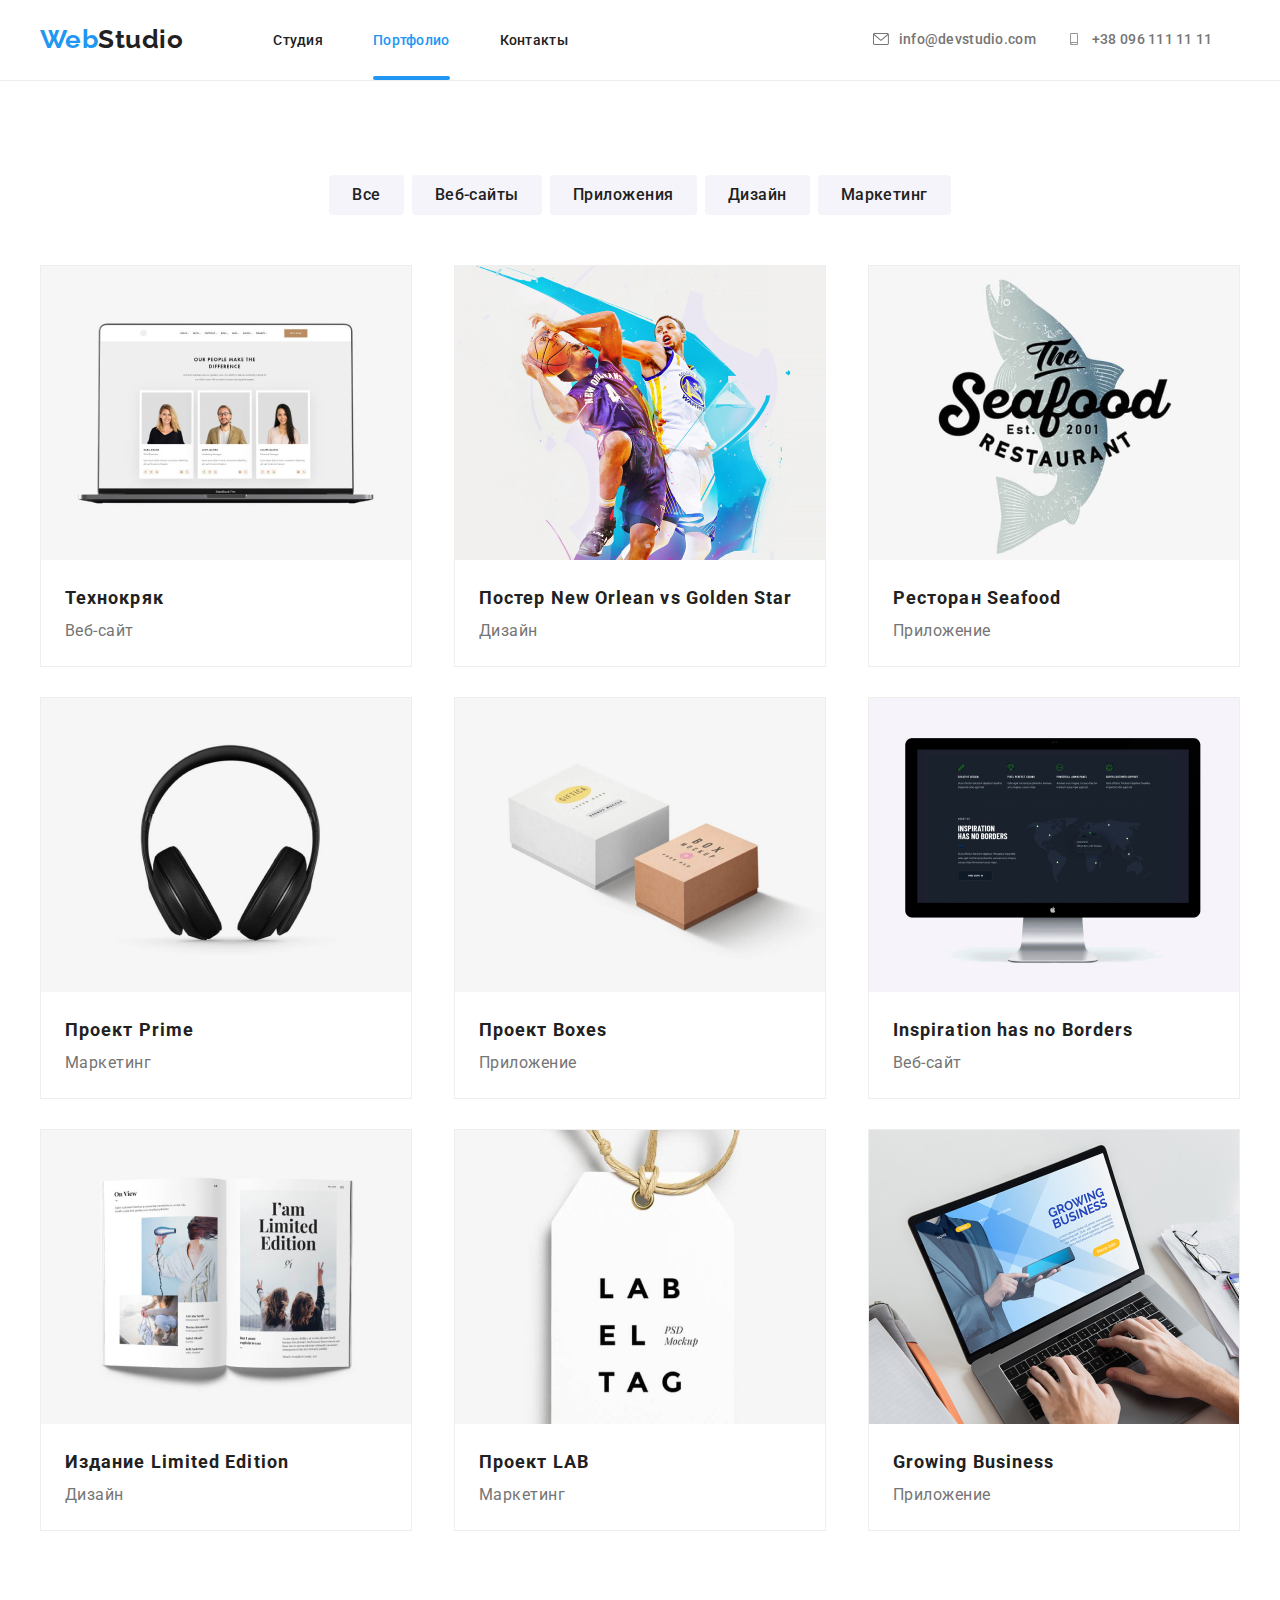
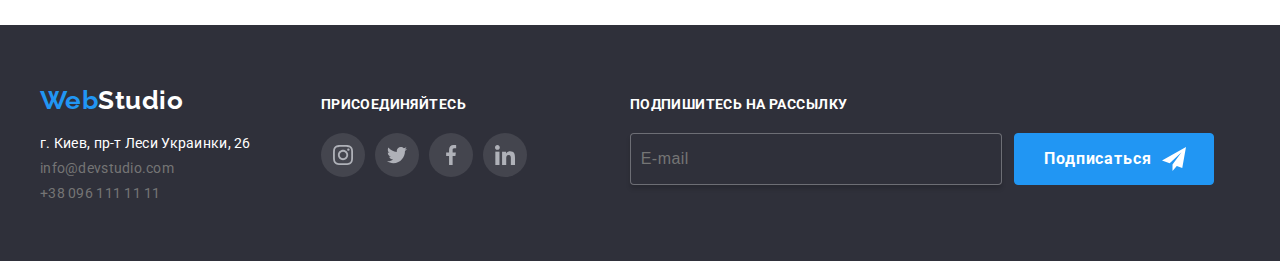
<file: portfolio.html>
<!DOCTYPE html>
<html lang="ru">
<head>
   <meta charset="UTF-8">
   <meta name="viewport" content="width=device-width, initial-scale=1.0">
   <title>Портфолио</title>
   <link rel="preconnect" href="https://fonts.gstatic.com">
   <link href="https://fonts.googleapis.com/css2?family=Raleway:wght@700&display=swap" rel="stylesheet">
   <link rel="preconnect" href="https://fonts.gstatic.com">
   <link href="https://fonts.googleapis.com/css2?family=Roboto:wght@400;500;700;900&display=swap" rel="stylesheet">
   <link rel="stylesheet" href="./css/main.min.css">
</head>
<body>
   <!--шапка сайта-->
      <header class="portfolio-header">
         <nav >
            <div class="container">
               <div class="logo-header">
               <a class="logo-header link" href="http://info@devstudio.com/" target="_blank" rel="noopener noreferrer"
                  aria-label="Логотип компании">
                  <span class="logo-header blue" lang="en">Web</span>Studio </a>
            </div>
            <ul class="site-nav list">
               <li><a href="./index.html" class="link">Студия</a></li>
               <li><a href="#" class="link current">Портфолио</a></li>
               <li><a href="#" class="link">Контакты</a></li>
            </ul>
            <div class="header-adress">
               <ul class="block-contact list">
               <li>
                  <a class="contact-link" href="http://mailto:info@devstudio.com" target="_blank" rel="noopener noreferrer">
                     <svg class="adress-mail">
                        <use href="./img/sprite.svg#mail"></use>
                     </svg>info@devstudio.com</a>
               </li>

                  <li>
                     <a class="contact-item" href="tel:+380961111111">
                        <svg class="adress-tel">
                           <use href="./img/sprite.svg#smartphone"></use>
                        </svg>
                        +38 096 111 11 11</a>
                  </li>
               </ul>
            </div>

            </div>
           
         </nav>

      </header>
      <!-- Уникальный контенкт or hero-->
   <main class="blok-hero">
      <div class="container">
         <section class="portfolio-main">
            <h1 class="visually-hidden">Фильтр списка работ</h1> <!-- заголовок скрыть -->
            <ul class="filter">
               <li> <button type="button">Все</button> </li>
               <li><button type="button">Веб-сайты</button></li>
               <li><button type="button">Приложения</button></li>
               <li><button type="buttonr">Дизайн</button></li>
               <li><button type="button">Маркетинг</button></li>
            </ul>
         </section>
         <h2 class="visually-hidden">Список работ в портфолио</h2> <!-- заголовок скрыт -->
        
         <ul class="portfolio-list">
            <li>
              
               <a class="portfolio-link" href="#">
                  <div class="overlay-wrapper">
                     <img src="./img/portfolio/img_1.jpg" alt="Веб-сайт">
                      <p class="overlay">Технокряк это современная площадка распространения коронавируса. Компании используют эту платформу для цифрового
                  шпионажа и атак на защищённые сервера конкурентов</p>
                     
                  </div>
               
                <div class="description-blok"> 
                  <h3 class="description">Технокряк</h3>
                  <p>Веб-сайт</p>
                </div>
               </a>
               
            </li>

            <li><a class="portfolio-link" href="#">
               <div class="overlay-wrapper">
                  <p class="overlay">Постер New Orlean vs Golden Star это современная площадка распространения коронавируса. Компании используют эту платформу
                  для цифрового
                  шпионажа и атак на защищённые сервера конкурентов</p>
                  <img src="./img/portfolio/img_2.jpg" alt="Дизайн"></div>
               <div class="description-blok">
                  <h3 class="description">Постер New Orlean vs Golden Star</h3>
                  <p>Дизайн</p>
               </div>
            </a>
              
            </li>
            <li>
               <a class="portfolio-link" href="#">
                  <div class="overlay-wrapper">
                     <p class="overlay">Ресторан Seafood это современная площадка распространения коронавируса. Компании
                        используют эту платформу
                        для цифрового
                        шпионажа и атак на защищённые сервера конкурентов</p>
                  <img src="./img/portfolio/img_3.jpg" alt="Приложение"></div>
                  <div class="description-blok">
                     <h3 class="description">Ресторан Seafood</h3>
                     <p>Приложение</p>
                  </div>
               </a>
            </li>

            <li>
               <a  class="portfolio-link" href="#">
                  <div class="overlay-wrapper">
                     <p class="overlay">Проект Prime это современная площадка распространения коронавируса. Компании
                        используют эту платформу
                        для цифрового
                        шпионажа и атак на защищённые сервера конкурентов</p>
                  <img src="./img/portfolio/img_4.jpg" alt="Маркетинг"></div>
                  <div class="description-blok">
                     <h3 class="description">Проект Prime</h3>
                     <p>Маркетинг</p>
                  </div>
              </a>
            </li>

            <li>
               <a class="portfolio-link" href="#">
                  <div class="overlay-wrapper">
                     <p class="overlay">Проект Boxes это современная площадка распространения коронавируса. Компании
                        используют эту платформу
                        для цифрового
                        шпионажа и атак на защищённые сервера конкурентов</p>
               <img src="./img/portfolio/img_5.jpg" alt="Приложение"></div>
               <div class="description-blok">
                  <h3 class="description">Проект Boxes</h3>
                   <p>Приложение</p>
               </div>
               </a>
            </li>
            <li>
               <a class="portfolio-link" href="#">
                  <div class="overlay-wrapper">
                     <p class="overlay">Inspiration has no Borders это современная площадка распространения коронавируса. Компании
                        используют эту платформу
                        для цифрового
                        шпионажа и атак на защищённые сервера конкурентов</p>
               <img src="./img/portfolio/img_6.jpg" alt="Веб-сайт"></div>
               <div class="description-blok">  
                  <h3 class="description">Inspiration has no Borders</h3>
                  <p>Веб-сайт</p>
               </div>
               </a>
             </li>

            <li>
            <a class="portfolio-link" href="#">
               <div class="overlay-wrapper">
                  <p class="overlay">Издание Limited Edition это современная площадка распространения коронавируса. Компании
                     используют эту платформу
                     для цифрового
                     шпионажа и атак на защищённые сервера конкурентов</p>
               <img src="./img/portfolio/img_7.jpg" alt="Дизайн"></div>
               <div class= "description-blok">
                  <h3 class="description">Издание Limited Edition</h3>
                  <p>Дизайн</p>
                </div>
            </a>
            </li>
            <li>
               <a class="portfolio-link" href="#">
                  <div class="overlay-wrapper">
                     <p class="overlay">Проект LAB это современная площадка распространения коронавируса. Компании
                        используют эту платформу
                        для цифрового
                        шпионажа и атак на защищённые сервера конкурентов</p>
               <img src="./img/portfolio/img_8.jpg" alt="Маркетинг"></div>
               <div class= "description-blok">
                  <h3 class="description">Проект LAB</h3>
                   <p>Маркетинг</p>
               </div>
               </a>
            </li>

            <li>
               <a class="portfolio-link" href="#">
                  <div class="overlay-wrapper">
                     <p class="overlay">Growing Business это современная площадка распространения коронавируса. Компании
                        используют эту платформу
                        для цифрового
                        шпионажа и атак на защищённые сервера конкурентов</p>
               <img src="./img/portfolio/img_9.jpg" alt="Приложение"></div>
               <div class= "description-blok">
                  <h3 class="description">Growing Business</h3>
                  <p>Приложение</p>
               </div>
               </a>
            </li>
         </ul>
      
      </div>
      </div>
   </main>
            <!---Подвал-->
            <footer>
               <section class="footer">
                  <h2 class="visually-hidden">Адрес</h2>
                  <div class="container">
                     <div>
                        <div class="blok-logo">
                           <a class="logo-footer " href="http://info@devstudio.com/" target="_blank" rel="noopener noreferrer"
                              aria-label="Логотип компании">
                              <span class="logo-footer blue" lang="en">Web</span>Studio</span> </a>
                        </div>
            
                        <address>
                           <ul class="block-contact list">
                              <li><a class="contact-link street " href="https://goo.gl/maps/a4D9c5vPyhM3tE7p7" target="_blank"
                                    rel="noopener noreferrer">
                                    г. Киев, пр-т Леси
                                    Украинки, 26</a></li>
                              <li><a class="contact-link" href="http://mailto:info@devstudio.com" target="_blank"
                                    rel="noopener noreferrer">info@devstudio.com</a></li>
                              <li><a class="contact-item" href="tel:+380961111111">+38 096 111 11 11</a></li>
                           </ul>
                        </address>
                     </div>
            
                     <!--присоединяйтесь-->
                     <div class="blok-join">
                        <h3 class="title-join">присоединяйтесь</h3>
                        <ul class="social-list">
                           <li class="join-item">
                              <a class="social-link" href="">
                                 <svg class="social-icon">
                                    <use href="./img/sprite.svg#instagram"></use>
                                 </svg>
                              </a>
                           </li>
            
                           <li class="join-item">
                              <a class="social-link" href="">
                                 <svg class="social-icon">
                                    <use href="./img/sprite.svg#twitter"></use>
                                 </svg>
                              </a></li>
            
                           <li class="join-item">
                              <a class="social-link" href="">
                                 <svg class="social-icon">
                                    <use href="./img/sprite.svg#facebook"></use>
                                 </svg>
                              </a></li>
            
                           <li class="join-item">
                              <a class="social-link" href="">
                                 <svg class="social-icon">
                                    <use href="./img/sprite.svg#linkedin"></use>
                                 </svg>
                              </a></li>
            
                        </ul>
                     </div>
                     <div class="blok_footer-input">
                        <form action="footer-input">
                           <b class="title-join">Подпишитесь на рассылку</b>
                           <div class="blok_input-mail">
                              <input class="input-mail" type="mail" name="mail" id="mail" placeholder="E-mail">
                             
                              <button class="button " type="submit"> Подписаться
                                 <svg class="icon-input">
                                    <use href="./img/sprite.svg#send"></use>
                                 </svg>
                              </button>
                           </div>
                        </form>
                     </div>
                  </div>
               </section>
            </footer>
      

</body>
</html>
</file>
<file: css/main.min.css>
.visually-hidden{position:absolute !important;clip:rect(1px 1px 1px 1px);clip:rect(1px, 1px, 1px, 1px);padding:0 !important;border:0 !important;height:1px !important;width:1px !important;overflow:hidden}:root{--main-font: 'Roboto', sans-serif;--secondary-font: 'Raleway', sans-serif;--accent-color: #2196f3;--main-color-text: #212121;--link-transition-time: 250ms;--link--transition-funcsion: cubic-bezier(0.4, 0, 0.2, 1)}body{font-family:var(--main-font);background-color:#ffffff;color:var(--main-color-text);font-style:normal;margin:0px;padding:0px}textarea{resize:none}a{text-decoration:none}ul{list-style:none}h1,h2,h3,h4,h5,h6{margin:0}ul,ol{margin:0;padding:0}p{margin:0}img{display:block}.container{width:1200px;padding:0 15px;margin:0 auto}.logo-header{font-family:var(--secondary-font);font-weight:700;font-size:26px;line-height:1.192;color:var(--main-color-text);letter-spacing:0.48px;word-spacing:0.001px}.logo-header .blue{color:var(--accent-color)}.logo-header .blue{color:var(--accent-color)}.button{display:block;margin:0px auto;border-radius:4px;border:1px solid var(--accent-color);padding:10px 32px;min-width:200px;font-family:var(--main-font);font-weight:700;font-size:16px;line-height:1.875;align-items:center;text-align:center;letter-spacing:0.06em;color:#ffffff;background-color:var(--accent-color);cursor:pointer}.container-button{margin:0px 700px}.backdrop{position:fixed;left:0px;top:0px;background-color:rgba(0,0,0,0.2);width:100vw;height:100vh;transition:opacity,visibilit,var(--link-transition-time) var(--link--transition-funcsion);visibility:visible}.backdrop.is-hidden{opacity:0px;visibility:hidden;pointer-events:none}.modal{width:528px;min-height:581px;position:absolute;top:50%;left:50%;transform:translate(-50%, -50%) scale(1);background:#ffffff;box-shadow:0px 1px 3px rgba(0,0,0,0.12),0px 1px 1px rgba(0,0,0,0.14),0px 2px 1px rgba(0,0,0,0.2);border-radius:4px;transition:transform var(--link-transition-time) var(--link--transition-funcsion)}.backdrop.is-hidden .modal{transform:translate(-50%, -50%) scale(0);transition:transform var(--link-transition-time) var(--link--transition-funcsion)}.form-modal h4{margin-bottom:12px;font-size:20px;line-height:1.15;text-align:center;letter-spacing:0.03em;color:#212121}.form-modal .button{display:block;margin:0px auto;border-radius:4px;border:1px solid var(--accent-color);padding:10px 32px;min-width:200px;font-family:var(--main-font);font-weight:700;font-size:16px;line-height:1.875;align-items:center;text-align:center;letter-spacing:0.06em;color:#ffffff;background-color:var(--accent-color);cursor:pointer}.close-btn{width:30px;height:30px;background:#ffffff;border:1px solid rgba(0,0,0,0.1);border-radius:50%;cursor:pointer;position:absolute;top:8px;right:8px;display:flex;justify-content:center;align-items:center}.modal-input{display:flex;flex-direction:column}.modal{padding:40px}.modal-input .modal__form-input{border:1px solid rgba(33,33,33,0.2);border-radius:4px;display:block;position:relative;width:100%;height:40px;padding:0px;padding-left:42px;outline:none;cursor:pointer}.modal-input .modal__form-input:focus{outline:none;border-color:var(--accent-color)}.modal-input .modal__form-input:focus+.icon-modal-input,.modal-input .modal__form-input:hover+.icon-modal-input{fill:var(--accent-color)}.close-btn:hover .modal-button_item,.close-btn:focus .modal-button_item{fill:var(--accent-color)}.modal-button_item,.icon-modal-input{fill:var(--link-transition-time) var(--link--transition-funcsion)}.icon-modal-input{width:18px;height:18px;fill:#212121;position:absolute;display:inline-block;top:20px;left:10px;transform:translateY(50%);transition:fill var(--link-transition-time) var(--link--transition-funcsion)}.box_modal-input>.modal-input{margin-bottom:10px}.modal-input textarea::placeholder{color:rgba(117,117,117,0.5)}.form-modal textarea{width:100%;height:120px;font-family:var(--main-font);font-size:12px;line-height:1.166;letter-spacing:0.01em;color:var(--main-color-text);padding:12px 16px;border:1px solid rgba(33,33,33,0.2);border-radius:4px;outline:none;margin-bottom:20px;transition:border var(--link-transition-time) var(--link--transition-funcsion)}.form-modal textarea:focus{outline:none;border-color:var(--accent-color)}.modal-input>label{font-family:var(--main-font);font-size:12px;line-height:1.166;letter-spacing:0.01em;color:#757575;margin-bottom:4px}.form-modal .form-modal_checkbox{display:inline-flex;width:100%;justify-content:center;margin-bottom:30px}.modal__form-checkbox-text{font-family:var(--main-font);font-size:14px;line-height:1.166;letter-spacing:0.03em;color:#757575;display:flex;justify-content:space-between}.modal__form-checkbox-text::before{display:inline-block;width:16px;height:15px;border:2px solid #212121;content:'';margin-right:8px}.checkbox:checked+.modal__form-checkbox-text::before{border:1px solid var(--accent-color);background-color:#ffffff;background-image:url(../img/icon_check.jpg);color:#ffffff;outline:none;background-repeat:no-repeat;background-size:cover}.modal-input{position:relative}.form-modal_checkbox a[href='']{display:block;justify-items:center;align-items:center;font-family:var(--main-font);font-size:14px;line-height:1.166;letter-spacing:0.03em;color:var(--accent-color);text-decoration:underline}header{padding-top:24px;padding-bottom:25px}nav .block-contact{margin-left:305px}.header-adress .block-contact{display:flex;align-items:center}.header-adress .block-contact>li:first-child{margin-right:30px}.adress-tel,.adress-mail{display:block;margin-right:10px;width:16px;height:12px;fill:#757575}.header-adress .contact-link{display:inline-flex;align-items:center}.header-adress .contact-link:hover .adress-mail,.header-adress .contact-link:focus .adress-mail{fill:var(--accent-color)}.adress-tel,.adress-mail{transition-property:fill;transition-duration:var(--link-transition-time);transition-timing-function:var(--link--transition-funcsion)}.header-adress .contact-item{display:inline-flex;align-items:center}.header-adress .contact-item:hover .adress-tel,.header-adress .contact-item:focus .adress-tel{fill:var(--accent-color)}.contact-link:not(:last-child){margin-right:31px}.site-nav{display:flex;margin-left:90px;align-items:center}.site-nav li:nth-child(n+2){margin-left:50px}.site-nav .link{font-weight:500;font-size:14px;line-height:1.143;letter-spacing:0.02em;color:var(--main-color-text);transition-property:color;transition-duration:var(--link-transition-time);transition-timing-function:var(--link--transition-funcsion)}.site-nav .link:hover,.site-nav .link:focus{color:var(--accent-color)}.site-nav .link.current{color:var(--accent-color);position:relative}.site-nav .link.current::after{position:absolute;display:block;content:'';bottom:-32px;width:100%;height:4px;background-color:var(--accent-color);border-radius:2px}.block-contact a{font-family:var(--accent-color);font-style:normal;font-size:14px;line-height:1.143;letter-spacing:0.02em;color:#757575}.block-contact a:hover,.block-contact a:focus{color:var(--accent-color)}.header-adress .contact-link{font-weight:500}.header-adress .contact-item{font-weight:500}.header-adress .contact-link{transition-property:color;transition-duration:var(--link-transition-time);transition-timing-function:var(--link--transition-funcsion)}.header-adress .contact-item{transition-property:color;transition-duration:var(--link-transition-time);transition-timing-function:var(--link--transition-funcsion)}.hero{padding-bottom:200px;margin:0px auto;background-image:linear-gradient(rgba(47,48,58,0.4), rgba(47,48,58,0.4)),url(../img/fon.jpg);background-repeat:no-repeat;background-size:cover}.hero_blok-title .title-hero{display:flex;width:696px;margin:0px 452px;align-items:center;justify-content:center;padding-top:200px;margin-bottom:30px;font-weight:900;font-size:44px;line-height:1.363;text-align:center;letter-spacing:0.06em;text-transform:uppercase;color:#ffffff}.feature-icon{display:inline-flex}.feature-icon .title{margin-bottom:10px;font-weight:700;font-size:14px;line-height:1.143;letter-spacing:0.03em;text-transform:uppercase;color:var(--main-color-text)}.feature-icon li:not(:last-child){margin-right:30px}.box-feature{margin-bottom:30px;display:flex;justify-content:center;align-items:center;width:270px;height:120px;border-radius:4px;background-color:#f5f4fa}.box-icon{display:block;width:70px;height:70px;fill:#212121}.feature{margin-top:94px;margin-bottom:94px}.feature>ul{display:flex;align-items:center;justify-content:space-between;list-style:none}.feature p{width:270px;font-size:14px;line-height:1.714;letter-spacing:0.03em;color:#757575}.work{margin-bottom:94px}.work h2{margin-bottom:50px;font-weight:700;font-size:36px;line-height:1.166;text-align:center;letter-spacing:0.03em}.work .container{display:flex;justify-content:space-between;margin:0 auto}.thumb-work{position:relative}.thumb-work img:last-child{margin-right:0px}.blok-thumb{width:100%;position:absolute;background-color:#2f303a;bottom:0px;opacity:0.8}.thumb-work .work-text{padding:27px 82px 27px 83px;font-family:var(--main-font);color:#ffffff;font-weight:700;font-size:14px;line-height:1.143;text-align:center;letter-spacing:0.03em;text-transform:uppercase}.team h2{margin-bottom:50px;text-align:center}.team{padding-top:94px;padding-bottom:112px;background-color:#f5f4fa}.team-item{justify-content:space-between;display:flex}.team-item .employee{border:1px solid transparent;border-radius:0px 0px 4px 4px;box-shadow:0px 1px 3px rgba(0,0,0,0.12),0px 1px 1px rgba(0,0,0,0.14),0px 2px 1px rgba(0,0,0,0.2)}.team-item .employee:nth-child(-n+3){margin-right:30px}.list .title{font-weight:500;font-size:16px;line-height:1.187;text-align:center;letter-spacing:0.03em}.title-blok{padding:30px 30px;background-color:#ffffff}li .profession{font-size:16px;line-height:1.187;text-align:center;letter-spacing:0.03em;color:#757575}.title-blok .profession{margin-top:10px}.social-list{display:flex;justify-content:space-between;margin-top:16px}.social-link{display:flex;justify-content:center;align-items:center;width:44px;height:44px;border-radius:50%;background-color:#ffffff;transition-property:background-color, fill;transition-duration:var(--link-transition-time);transition-timing-function:var(--link--transition-funcsion)}.social-link:hover,.social-link:focus{background-color:var(--accent-color)}.social-icon{fill:#afb1b8;width:20px;height:20px;transition-property:fill;transition-duration:var(--link-transition-time);transition-timing-function:var(--link--transition-funcsion)}.social-link:hover .social-icon,.social-link:focus .social-icon{fill:#ffffff}.client-link{transition-property:fill;transition-duration:var(--link-transition-time);transition-timing-function:var(--link--transition-funcsion)}.client-link:focus .client-icon,.client-link:hover .client-icon{fill:var(--accent-color)}.client-link:focus .blok-client{border:1px solid var(--accent-color);outline:none}.blok-client{padding-top:8px;display:flex;justify-content:center;align-items:center;width:170px;height:90px;border-radius:4px;border:1px solid #afb1b8;transition-property:border;transition-duration:var(--link-transition-time);transition-timing-function:var(--link--transition-funcsion)}.blok-client:hover,.blok-client:focus{border:1px solid var(--accent-color);outline:none}.list-client{justify-content:space-between;align-items:center;display:flex;padding-bottom:94px;align-items:center}.client h2{font-weight:700;font-size:36px;line-height:1.166;text-align:center;letter-spacing:0.03em;padding-top:96px;margin-bottom:48px;text-align:center}.client-icon{display:block;fill:#afb1b8}.footer .container-adress{width:220px}.footer{padding-top:60px;padding-bottom:60px;background-color:#2f303a;margin-bottom:-23px}.logo-footer{font-family:var(--secondary-font);font-weight:700;font-size:26px;letter-spacing:0.48px;word-spacing:0.001px;color:#ffffff}.blok-logo{margin-bottom:20px}address .block-contact>li{margin-bottom:9px}address .block-contact>li:last-child{margin-bottom:0px}.logo-footer .blue{color:var(--accent-color)}.block-contact{font-family:var(--main-font);font-size:14px}.block-contact a{transition:color var(--link-transition-time) var(--link--transition-funcsion)}.block-contact a:hover,.block-contact a:focus{color:var(--accent-color)}.block-contact .street{color:#ffffff}li .contact-link{font-weight:normal}li .contact-item{font-weight:normal}li .street{font-weight:normal}.blok_footer-input{margin-left:103px;padding-top:12px;width:570px}.button{display:flex;border-radius:4px;border:1px solid var(--accent-color);padding:10px 14px 10px 29px;width:200px;font-family:var(--main-font);font-weight:700;font-size:16px;line-height:1.875;text-align:center;letter-spacing:0.06em;color:#ffffff;background-color:var(--accent-color);cursor:pointer}.icon-input{fill:#afb1b8;width:24px;height:24px;margin-left:10px;fill:#ffffff}.title-join{margin-bottom:20px;display:block;margin-bottom:20px;font-family:var(--main-font);font-weight:700;font-size:14px;line-height:1.14;letter-spacing:0.03em;text-transform:uppercase;color:#ffffff}.input-mail{padding-left:10px;width:358px;margin-right:12px;background-color:#2f303a;border:1px solid rgba(255,255,255,0.3);box-shadow:0px 4px 4px rgba(0,0,0,0.15);border-radius:4px;font-size:16px;line-height:20px;align-items:center;letter-spacing:0.03em;color:rgba(255,255,255,0.6)}.blok_input-mail{display:inline-flex}.footer .container{display:flex}.join-item .social-link{display:flex;justify-content:center;align-items:center;width:44px;height:44px;border-radius:50%;background-color:rgba(255,255,255,0.1)}.join-item .social-link:hover,.join-item .social-link:focus{background-color:var(--accent-color)}.join-item .social-link{transition-property:background-color;transition-duration:var(--link-transition-time);transition-timing-function:var(--link--transition-funcsion)}.blok-join{margin-left:70px;padding-top:12px}.join-item:nth-child(-n+3){margin-right:10px}body{font-family:var(--main-font);background-color:#ffffff;color:var(--main-color-text);font-style:normal;margin:0px;padding:0px}textarea{resize:none}a{text-decoration:none}ul{list-style:none}h1,h2,h3,h4,h5,h6{margin:0}ul,ol{margin:0;padding:0}p{margin:0}img{display:block}.container{width:1200px;padding:0 15px;margin:0 auto}.logo-header{font-family:var(--secondary-font);font-weight:700;font-size:26px;line-height:1.192;color:var(--main-color-text);letter-spacing:0.48px;word-spacing:0.001px}.logo-header .blue{color:var(--accent-color)}.filter{display:flex;justify-content:center}.filter button{padding:6px 22px;font-family:var(--main-font);font-weight:500;font-size:16px;line-height:1.625;text-align:center;letter-spacing:0.03em;color:var(--main-color-text);background-color:#f5f4fa;border:1px solid transparent;border-radius:4px;cursor:pointer}.filter button{transition-property:color, background-color, box-shadow;transition-duration:var(--link-transition-time);transition-timing-function:var(--link--transition-funcsion)}.filter button:hover,.filter button:focus{background-color:var(--accent-color);color:#ffffff;box-shadow:0px 4px 4px rgba(0,0,0,0.25),0px 4px 4px rgba(0,0,0,0.25)}.filter li:nth-child(-n+4){margin-right:8px}header{padding-top:24px;padding-bottom:25px}nav .container{display:flex;align-items:center}nav .block-contact{margin-left:305px}.header-adress .block-contact{display:flex;align-items:center}.header-adress .block-contact>li:first-child{margin-right:30px}.adress-tel,.adress-mail{display:block;margin-right:10px;width:16px;height:12px;fill:#757575}.header-adress .contact-link{display:inline-flex;align-items:center}.header-adress .contact-link:hover .adress-mail,.header-adress .contact-link:focus .adress-mail{fill:var(--accent-color)}.header-adress .contact-link:not(:last-child){margin-right:31px}.adress-tel,.adress-mail{transition-property:fill;transition-duration:var(--link-transition-time);transition-timing-function:var(--link--transition-funcsion)}.header-adress .contact-item{display:inline-flex;align-items:center}.header-adress .contact-item:hover .adress-tel,.header-adress .contact-item:focus .adress-tel{fill:var(--accent-color)}.site-nav{display:flex;margin-left:90px;align-items:center}.site-nav li:nth-child(n+2){margin-left:50px}.site-nav .link{font-weight:500;font-size:14px;line-height:1.143;letter-spacing:0.02em;color:var(--main-color-text);transition-property:color;transition-duration:var(--link-transition-time);transition-timing-function:var(--link--transition-funcsion)}.site-nav .link:hover,.site-nav .link:focus{color:var(--accent-color)}.site-nav .link.current{color:var(--accent-color);position:relative}.site-nav .link.current::after{position:absolute;display:block;content:'';bottom:-32px;width:100%;height:4px;background-color:var(--accent-color);border-radius:2px}.block-contact a{font-family:var(--accent-color);font-style:normal;font-size:14px;line-height:1.143;letter-spacing:0.02em;color:#757575}.block-contact a:hover,.block-contact a:focus{color:var(--accent-color)}.header-adress .contact-link{font-weight:500}.header-adress .contact-item{font-weight:500}.header-adress .contact-link{transition-property:color;transition-duration:var(--link-transition-time);transition-timing-function:var(--link--transition-funcsion)}.header-adress .contact-item{transition-property:color;transition-duration:var(--link-transition-time);transition-timing-function:var(--link--transition-funcsion)}.portfolio-header{border-bottom:1px solid #ececec}.blok-hero{margin-bottom:94px;margin-top:94px}.portfolio-header{border-bottom:1px solid #ececec}.portfolio-main{margin-bottom:50px}.description{font-weight:700;font-size:18px;line-height:2;letter-spacing:0.06em;color:var(--main-color-text)}.portfolio-list{display:flex;flex-wrap:wrap;justify-content:space-between}.portfolio-list .portfolio-link:focus,.portfolio-list .portfolio-link:hover{box-shadow:0px 1px 1px rgba(0,0,0,0.12),0px 4px 4px rgba(0,0,0,0.06),1px 4px 6px rgba(0,0,0,0.16);outline:none}.portfolio-list li{margin-right:30px;margin-bottom:30px;border:1px solid #eeeeee;cursor:pointer}.portfolio-link{display:block}.portfolio-list img{max-width:100%}.overlay-wrapper .overlay{font-family:var(--main-font);font-weight:normal;font-size:18px;line-height:1.555;letter-spacing:0.03em;padding:63px 24px;color:#ffffff;height:100%;background-color:rgba(33,150,243,0.9);position:absolute;top:0;left:0;transform:translateY(100%);transition:transform var(--link-transition-time) var(--link--transition-funcsion)}.overlay-wrapper{position:relative;overflow:hidden}.portfolio-link:hover .overlay,.portfolio-link:focus .overlay{transform:translateY(0)}.portfolio-list li:nth-child(3n){margin-right:0}.portfolio-list li:nth-last-child(-n+3){margin-bottom:0}.description-blok{padding:20px 24px}.portfolio-list p{font-weight:normal;font-size:16px;line-height:1.875;letter-spacing:0.03em;color:#757575}
/*# sourceMappingURL=main.min.css.map */
</file>
